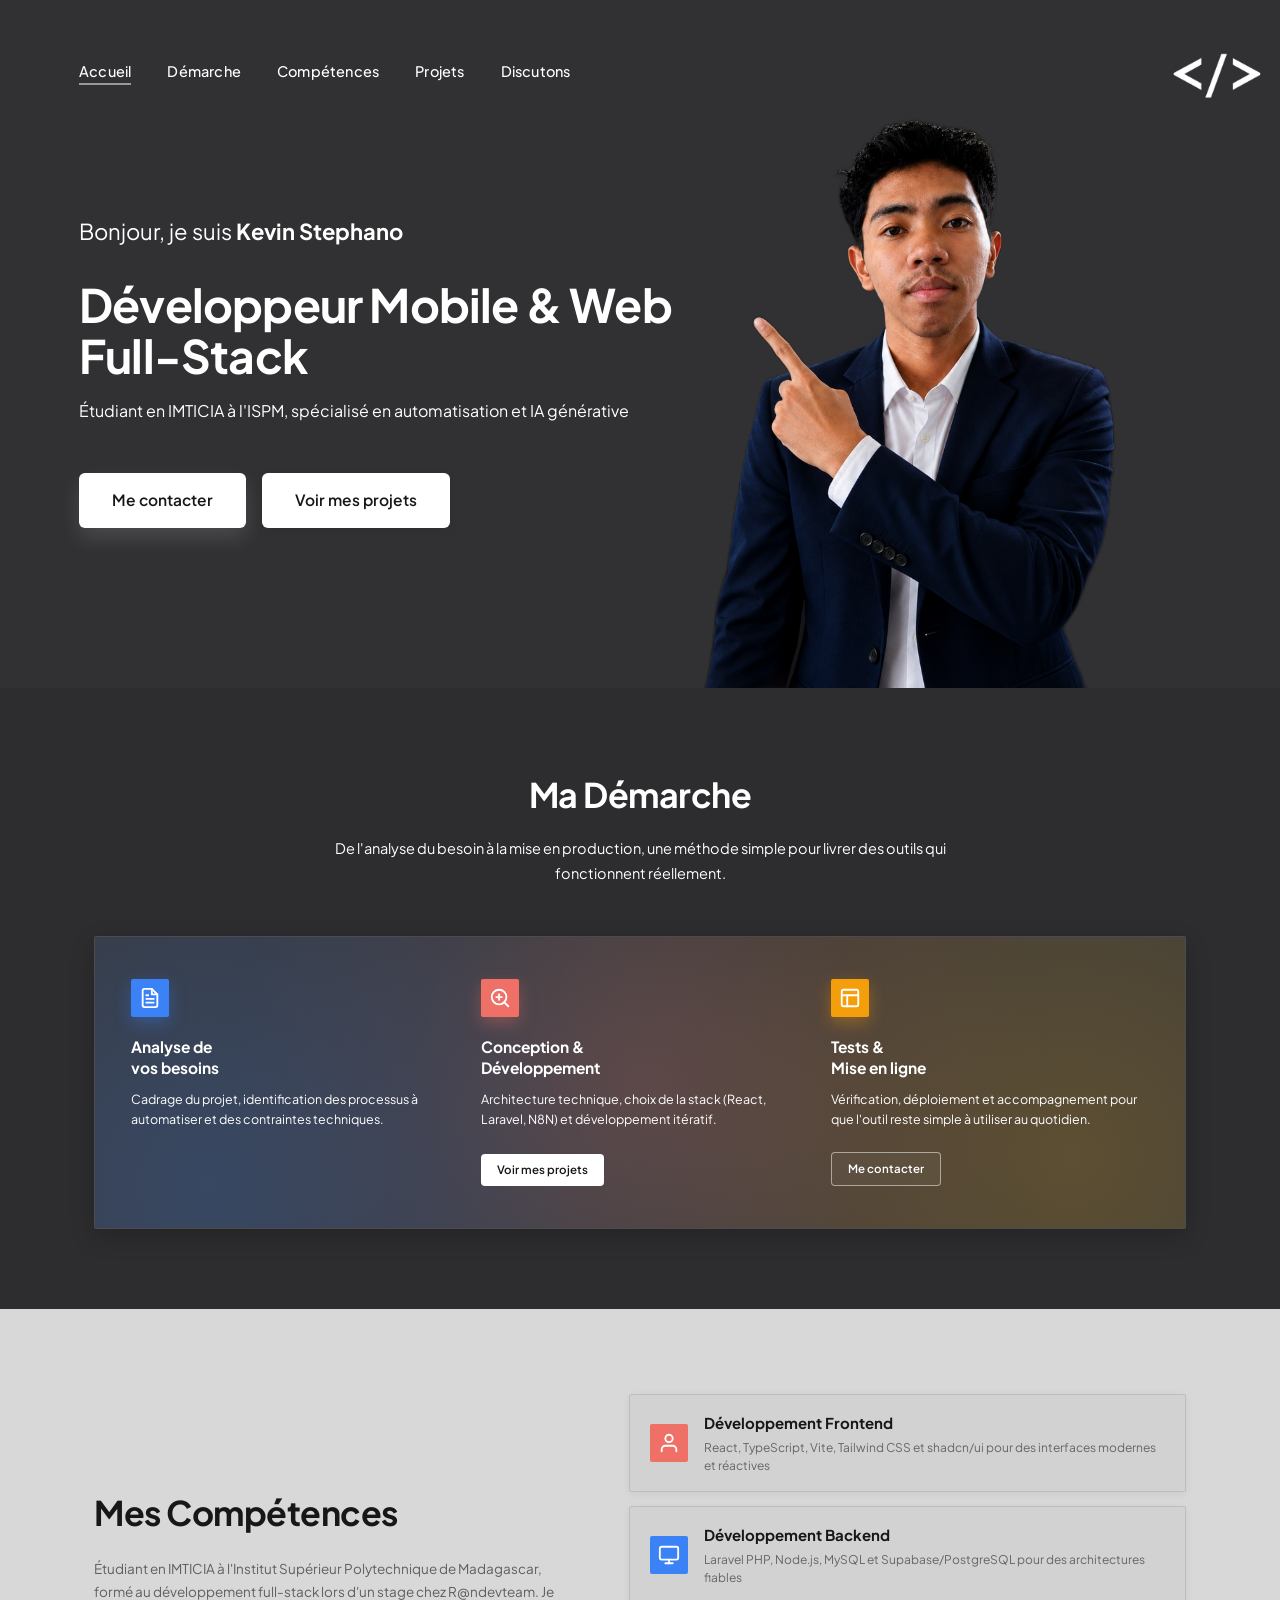
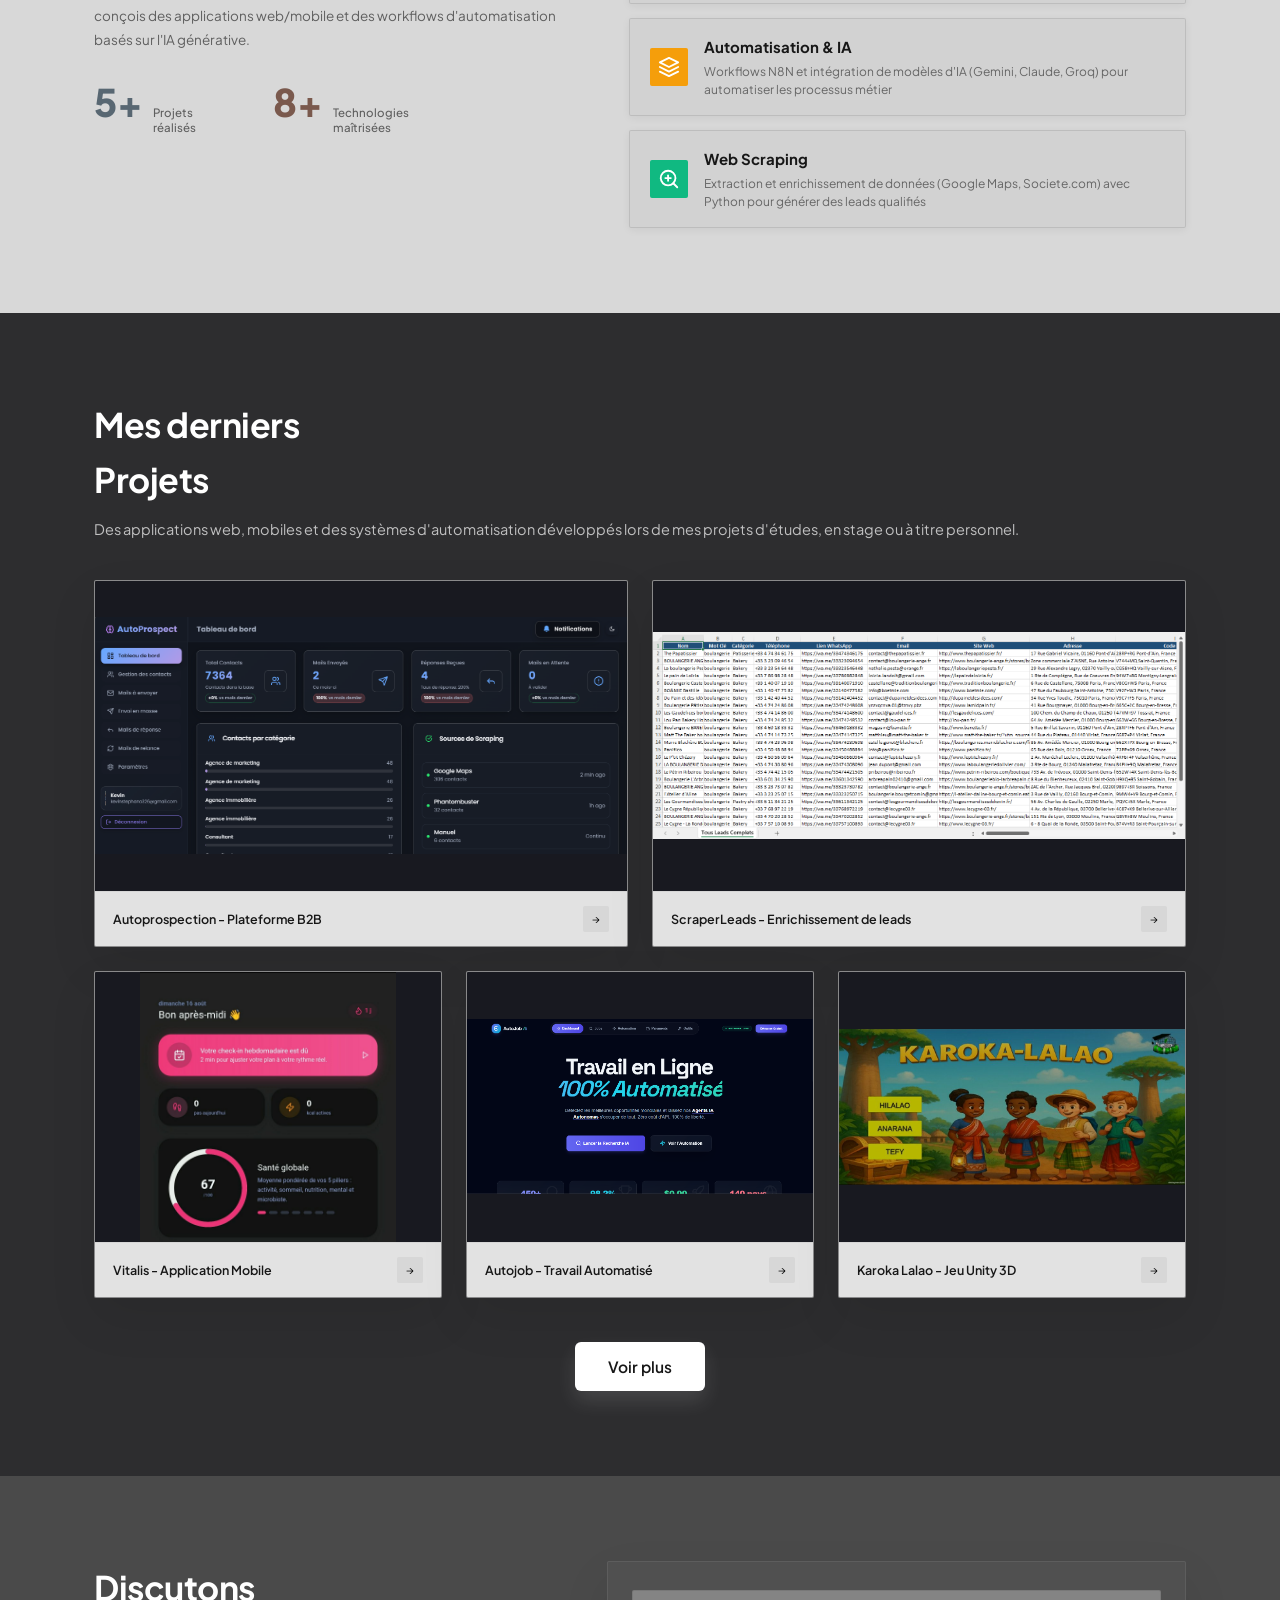
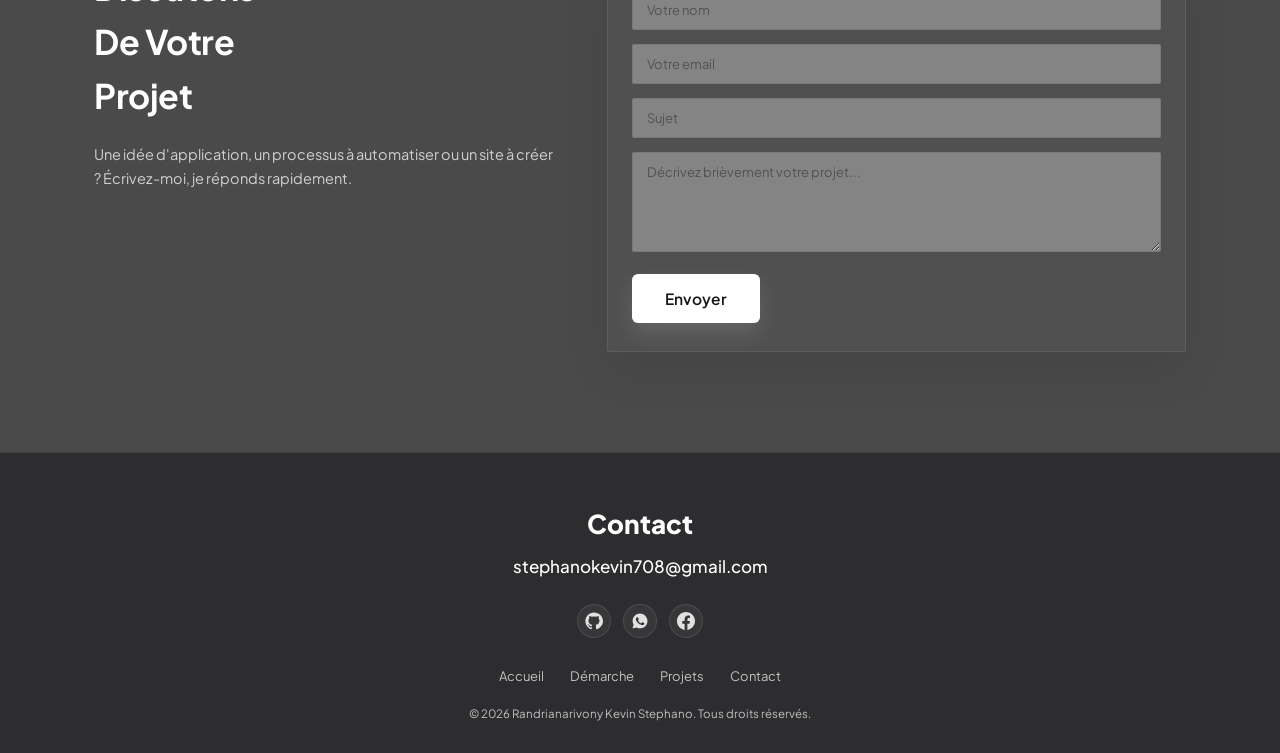
<file: index.html>
<!DOCTYPE html>
<html lang="en">

<head>
  <meta charset="UTF-8">
  <meta name="viewport" content="width=device-width, initial-scale=1.0">
  <title>Randrianarivony Kevin Stephano - Développeur Full-Stack & Automatisation</title>
  <meta name="description"
    content="Portfolio de Randrianarivony Kevin Stephano, étudiant en IMTICIA à l'ISPM et développeur full-stack spécialisé en automatisation, IA générative et applications web/mobile.">
  <link rel="stylesheet" href="style.css">
</head>

<body>

  <!-- Hero Section -->
  <section class="hero" id="home">
    <div class="container">
      <header class="header">
        <nav class="nav">
          <a href="#home" class="nav-link active">Accueil</a>
          <a href="#services" class="nav-link">Démarche</a>
          <a href="#skills" class="nav-link">Compétences</a>
          <a href="#projects" class="nav-link">Projets</a>
          <a href="#contact" class="nav-link">Discutons</a>
        </nav>
        <img src="assets/code.png" alt="Code" class="header-logo">
      </header>

      <div class="hero-grid">
        <div class="hero-content">
          <p class="hero-greeting">Bonjour, je suis <strong>Kevin Stephano</strong></p>
          <h1 class="hero-title">
            <span>Développeur Mobile &amp; Web</span>
            <span>Full-Stack</span>
          </h1>
          <p class="hero-subtitle">Étudiant en IMTICIA à l'ISPM, spécialisé en automatisation et IA générative</p>
          <div class="hero-actions">
            <a href="#contact" class="btn btn-coral">Me contacter</a>
            <a href="#projects" class="btn btn-white">Voir mes projets</a>
          </div>
        </div>

        <div class="hero-visual">
          <div class="hero-image-wrapper">
            <img src="assets/hero_man_cutout.png" alt="Kevin Stephano, Développeur Full-Stack" class="hero-img">
          </div>
        </div>
      </div>
    </div>
  </section>

  <!-- How We Work Section -->
  <section class="section" id="services">
    <div class="container">
      <div class="section-header">
        <h2 class="section-title">Ma Démarche</h2>
        <p class="section-desc">De l'analyse du besoin à la mise en production, une méthode simple pour livrer des
          outils qui fonctionnent réellement.</p>
      </div>

      <div class="work-glass-panel">
        <!-- Card 1 -->
        <div class="work-card">
          <div class="icon-box icon-blue">
            <svg width="22" height="22" viewBox="0 0 24 24" fill="none" stroke="currentColor" stroke-width="2"
              stroke-linecap="round" stroke-linejoin="round">
              <path d="M14 2H6a2 2 0 0 0-2 2v16a2 2 0 0 0 2 2h12a2 2 0 0 0 2-2V8z"></path>
              <polyline points="14 2 14 8 20 8"></polyline>
              <line x1="16" y1="13" x2="8" y2="13"></line>
              <line x1="16" y1="17" x2="8" y2="17"></line>
              <polyline points="10 9 9 9 8 9"></polyline>
            </svg>
          </div>
          <h3 class="work-card-title">Analyse de<br>vos besoins</h3>
          <p class="work-card-desc">Cadrage du projet, identification des processus à automatiser et des contraintes
            techniques.</p>
        </div>

        <!-- Card 2 -->
        <div class="work-card">
          <div class="icon-box icon-coral">
            <svg width="22" height="22" viewBox="0 0 24 24" fill="none" stroke="currentColor" stroke-width="2"
              stroke-linecap="round" stroke-linejoin="round">
              <circle cx="11" cy="11" r="8"></circle>
              <line x1="21" y1="21" x2="16.65" y2="16.65"></line>
              <line x1="11" y1="8" x2="11" y2="14"></line>
              <line x1="8" y1="11" x2="14" y2="11"></line>
            </svg>
          </div>
          <h3 class="work-card-title">Conception &<br>Développement</h3>
          <p class="work-card-desc">Architecture technique, choix de la stack (React, Laravel, N8N) et développement
            itératif.</p>
          <a href="#projects" class="btn btn-sm-coral">Voir mes projets</a>
        </div>

        <!-- Card 3 -->
        <div class="work-card">
          <div class="icon-box icon-yellow">
            <svg width="22" height="22" viewBox="0 0 24 24" fill="none" stroke="currentColor" stroke-width="2"
              stroke-linecap="round" stroke-linejoin="round">
              <rect x="3" y="3" width="18" height="18" rx="2" ry="2"></rect>
              <line x1="3" y1="9" x2="21" y2="9"></line>
              <line x1="9" y1="21" x2="9" y2="9"></line>
            </svg>
          </div>
          <h3 class="work-card-title">Tests &<br>Mise en ligne</h3>
          <p class="work-card-desc">Vérification, déploiement et accompagnement pour que l'outil reste simple à utiliser
            au quotidien.</p>
          <a href="#contact" class="btn btn-outline-glass">Me contacter</a>
        </div>
      </div>
    </div>
  </section>

  <!-- My Skills Section -->
  <section class="section" id="skills">
    <div class="container">
      <div class="skills-grid">
        <div class="skills-info">
          <h2 class="section-title">Mes Compétences</h2>
          <p class="skills-desc">Étudiant en IMTICIA à l'Institut Supérieur Polytechnique de Madagascar, formé au
            développement full-stack lors d'un stage chez R@ndevteam. Je conçois des applications web/mobile et des
            workflows d'automatisation basés sur l'IA générative.</p>
          <div class="skills-stats">
            <div class="stat-item">
              <span class="stat-num stat-blue">5+</span>
              <span class="stat-label">Projets réalisés</span>
            </div>
            <div class="stat-item">
              <span class="stat-num stat-coral">8+</span>
              <span class="stat-label">Technologies maîtrisées</span>
            </div>
          </div>
        </div>

        <div class="skills-cards-list">
          <!-- Skill Card 1 -->
          <div class="skill-card">
            <div class="icon-box icon-coral" style="margin-bottom: 0; flex-shrink: 0;">
              <svg width="22" height="22" viewBox="0 0 24 24" fill="none" stroke="currentColor" stroke-width="2"
                stroke-linecap="round" stroke-linejoin="round">
                <path d="M20 21v-2a4 4 0 0 0-4-4H8a4 4 0 0 0-4 4v2"></path>
                <circle cx="12" cy="7" r="4"></circle>
              </svg>
            </div>
            <div class="skill-card-body">
              <h4>Développement Frontend</h4>
              <p>React, TypeScript, Vite, Tailwind CSS et shadcn/ui pour des interfaces modernes et réactives</p>
            </div>
          </div>

          <!-- Skill Card 2 -->
          <div class="skill-card">
            <div class="icon-box icon-blue" style="margin-bottom: 0; flex-shrink: 0;">
              <svg width="22" height="22" viewBox="0 0 24 24" fill="none" stroke="currentColor" stroke-width="2"
                stroke-linecap="round" stroke-linejoin="round">
                <rect x="2" y="3" width="20" height="14" rx="2" ry="2"></rect>
                <line x1="8" y1="21" x2="16" y2="21"></line>
                <line x1="12" y1="17" x2="12" y2="21"></line>
              </svg>
            </div>
            <div class="skill-card-body">
              <h4>Développement Backend</h4>
              <p>Laravel PHP, Node.js, MySQL et Supabase/PostgreSQL pour des architectures fiables</p>
            </div>
          </div>

          <!-- Skill Card 3 -->
          <div class="skill-card">
            <div class="icon-box icon-yellow" style="margin-bottom: 0; flex-shrink: 0;">
              <svg width="22" height="22" viewBox="0 0 24 24" fill="none" stroke="currentColor" stroke-width="2"
                stroke-linecap="round" stroke-linejoin="round">
                <polygon points="12 2 2 7 12 12 22 7 12 2"></polygon>
                <polyline points="2 17 12 22 22 17"></polyline>
                <polyline points="2 12 12 17 22 12"></polyline>
              </svg>
            </div>
            <div class="skill-card-body">
              <h4>Automatisation & IA</h4>
              <p>Workflows N8N et intégration de modèles d'IA (Gemini, Claude, Groq) pour automatiser les processus
                métier</p>
            </div>
          </div>

          <!-- Skill Card 4 -->
          <div class="skill-card">
            <div class="icon-box icon-green" style="margin-bottom: 0; flex-shrink: 0;">
              <svg width="22" height="22" viewBox="0 0 24 24" fill="none" stroke="currentColor" stroke-width="2"
                stroke-linecap="round" stroke-linejoin="round">
                <circle cx="11" cy="11" r="8"></circle>
                <line x1="21" y1="21" x2="16.65" y2="16.65"></line>
                <line x1="11" y1="8" x2="11" y2="14"></line>
                <line x1="8" y1="11" x2="14" y2="11"></line>
              </svg>
            </div>
            <div class="skill-card-body">
              <h4>Web Scraping</h4>
              <p>Extraction et enrichissement de données (Google Maps, Societe.com) avec Python pour générer des leads
                qualifiés</p>
            </div>
          </div>
        </div>
      </div>
    </div>
  </section>

  <!-- Latest Projects Section -->
  <section class="section" id="projects">
    <div class="container">
      <div class="projects-header-wrapper">
        <div class="projects-header-text">
          <h2 class="section-title">Mes derniers<br>Projets</h2>
          <p class="section-desc">Des applications web, mobiles et des systèmes d'automatisation développés lors de mes projets d'études, en stage ou à titre personnel.</p>
        </div>

      </div>

      <div class="projects-grid">
        <!-- Project 1 (Featured) -->
        <a class="project-card card-featured" href="projet-autoprospection.html" data-category="web">
          <div class="project-preview">
            <div class="project-ui-mockup">
              <img src="assets/autoprospection.png" alt="Autoprospection - Plateforme B2B" class="project-img">
            </div>
          </div>
          <div class="project-meta">
            <span class="project-title-date">Autoprospection - Plateforme B2B</span>
            <div class="project-arrow">&#8594;</div>
          </div>
        </a>

        <!-- Project 2 (Featured) -->
        <a class="project-card card-featured" href="projet-scraperleads.html" data-category="automation">
          <div class="project-preview">
            <div class="project-ui-mockup">
              <img src="assets/leads.png" alt="ScraperLeads - Enrichissement de leads" class="project-img">
            </div>
          </div>
          <div class="project-meta">
            <span class="project-title-date">ScraperLeads - Enrichissement de leads</span>
            <div class="project-arrow">&#8594;</div>
          </div>
        </a>

        <!-- Project 3 (Regular) -->
        <a class="project-card card-regular" href="projet-vitalis.html" data-category="mobile">
          <div class="project-preview">
            <div class="project-ui-mockup">
              <img src="assets/vitalis.jpeg" alt="Vitalis - Application Mobile" class="project-img">
            </div>
          </div>
          <div class="project-meta">
            <span class="project-title-date"> Vitalis - Application Mobile</span>
            <div class="project-arrow">&#8594;</div>
          </div>
        </a>

        <!-- Project 4 (Regular) -->
        <a class="project-card card-regular" href="projet-autojob.html" data-category="automation">
          <div class="project-preview">
            <div class="project-ui-mockup">
              <img src="assets/autojob.png" alt="Autojob - Travail Automatisé" class="project-img">
            </div>
          </div>
          <div class="project-meta">
            <span class="project-title-date">Autojob - Travail Automatisé</span>
            <div class="project-arrow">&#8594;</div>
          </div>
        </a>

        <!-- Project 5 (Regular) -->
        <a class="project-card card-regular" href="projet-karoka.html" data-category="game">
          <div class="project-preview">
            <div class="project-ui-mockup">
              <img src="assets/karoka.jpeg" alt="Karoka Lalao - Jeu Unity 3D" class="project-img">
            </div>
          </div>
          <div class="project-meta">
            <span class="project-title-date">Karoka Lalao - Jeu Unity 3D</span>
            <div class="project-arrow">&#8594;</div>
          </div>
        </a>
      </div>

      <div class="projects-footer">
        <button class="btn btn-coral" id="loadMoreBtn">Voir plus</button>
      </div>
    </div>
  </section>

  <!-- Let's Talk About Your Project Section -->
  <section class="contact-section" id="contact">
    <div class="container">
      <div class="contact-grid">
        <div class="contact-info">
          <h2 class="section-title">Discutons<br>De Votre<br>Projet</h2>
          <p class="contact-desc">Une idée d'application, un processus à automatiser ou un site à créer ? Écrivez-moi,
            je réponds rapidement.</p>
        </div>

        <div class="contact-form-glass">
          <form id="contactForm" action="https://formsubmit.co/stephanokevin708@gmail.com" method="POST">
            <div class="form-group">
              <input type="text" class="form-input" name="name" placeholder="Votre nom" required>
            </div>
            <div class="form-group">
              <input type="email" class="form-input" name="email" placeholder="Votre email" required>
            </div>
            <div class="form-group">
              <input type="text" class="form-input" name="subject" placeholder="Sujet">
            </div>
            <div class="form-group">
              <textarea class="form-textarea" name="message" placeholder="Décrivez brièvement votre projet..." required></textarea>
            </div>
            <input type="hidden" name="_captcha" value="false">
            <input type="hidden" name="_next" value="https://stephanokevin708.com/index.html">
            <div class="form-submit-row">
              <button type="submit" class="btn btn-coral">Envoyer</button>
            </div>
          </form>
        </div>
      </div>
    </div>
  </section>

  <!-- Footer -->
  <footer class="footer">
    <div class="container">
      <h2 class="footer-contact-title">Contact</h2>
      <a href="mailto:stephanokevin708@gmail.com" class="footer-email">stephanokevin708@gmail.com</a>

      <div class="footer-socials">
        <!-- GitHub -->
        <a href="https://github.com/Kevin-stephano" target="_blank" rel="noopener" class="social-circle" title="GitHub">
          <svg width="18" height="18" viewBox="0 0 24 24" fill="currentColor">
            <path
              d="M12 .5C5.73.5.5 5.73.5 12c0 5.09 3.29 9.4 7.86 10.93.58.1.79-.25.79-.56 0-.28-.01-1.02-.02-2-3.2.7-3.88-1.54-3.88-1.54-.52-1.33-1.28-1.68-1.28-1.68-1.04-.71.08-.7.08-.7 1.15.08 1.76 1.18 1.76 1.18 1.03 1.75 2.69 1.25 3.34.96.1-.75.4-1.25.73-1.54-2.55-.29-5.24-1.28-5.24-5.68 0-1.25.45-2.28 1.18-3.08-.12-.29-.51-1.46.11-3.04 0 0 .96-.31 3.15 1.18a10.9 10.9 0 0 1 5.73 0c2.19-1.49 3.15-1.18 3.15-1.18.62 1.58.23 2.75.11 3.04.73.8 1.18 1.83 1.18 3.08 0 4.41-2.69 5.38-5.25 5.67.42.36.78 1.08.78 2.18 0 1.58-.01 2.85-.01 3.24 0 .31.21.67.8.56C20.71 21.39 24 17.08 24 12c0-6.27-5.23-11.5-12-11.5z" />
          </svg>
        </a>

        <!-- WhatsApp -->
        <a href="https://wa.me/261343826279" target="_blank" rel="noopener" class="social-circle" title="WhatsApp">
          <svg width="18" height="18" viewBox="0 0 24 24" fill="currentColor">
            <path
              d="M12.04 2C6.58 2 2.13 6.45 2.13 11.91c0 1.75.46 3.45 1.32 4.95L2.05 22l5.28-1.38a9.9 9.9 0 0 0 4.71 1.2h.01c5.46 0 9.9-4.45 9.9-9.91 0-2.65-1.03-5.14-2.9-7.01A9.82 9.82 0 0 0 12.04 2zm5.79 14.1c-.24.68-1.4 1.3-1.94 1.38-.5.08-1.12.11-1.81-.11a16.5 16.5 0 0 1-1.6-.59c-2.82-1.22-4.66-4.05-4.8-4.24-.14-.19-1.15-1.53-1.15-2.92 0-1.38.72-2.06.98-2.34.26-.28.56-.35.75-.35h.53c.17 0 .4-.06.62.48.24.58.81 2 .88 2.15.07.15.12.32.02.51-.09.19-.14.31-.28.47-.14.16-.29.36-.42.48-.14.13-.28.28-.12.55.16.28.72 1.19 1.55 1.93 1.06.95 1.96 1.24 2.24 1.38.28.14.44.12.6-.07.16-.19.68-.79.87-1.06.19-.28.38-.23.63-.14.26.09 1.65.78 1.93.92.28.14.47.21.53.33.07.13.07.72-.17 1.4z" />
          </svg>
        </a>

        <!-- Facebook -->
        <a href="https://www.facebook.com/kevinstephano.randrianarivony" target="_blank" rel="noopener" class="social-circle" title="Facebook">
          <svg width="18" height="18" viewBox="0 0 24 24" fill="currentColor">
            <path
              d="M24 12.073c0-6.627-5.373-12-12-12s-12 5.373-12 12c0 5.99 4.388 10.954 10.125 11.854v-8.385H7.078v-3.47h3.047V9.43c0-3.007 1.792-4.669 4.533-4.669 1.312 0 2.686.235 2.686.235v2.953H15.83c-1.491 0-1.956.925-1.956 1.874v2.25h3.328l-.532 3.47h-2.796v8.385C19.612 23.027 24 18.062 24 12.073z" />
          </svg>
        </a>
      </div>

      <nav class="footer-nav">
        <a href="#home">Accueil</a>
        <a href="#services">Démarche</a>
        <a href="#projects">Projets</a>
        <a href="#contact">Contact</a>
      </nav>

      <p class="footer-copy">&copy; 2026 Randrianarivony Kevin Stephano. Tous droits réservés.</p>
    </div>
  </footer>

  <script src="script.js"></script>
</body>

</html>
</file>
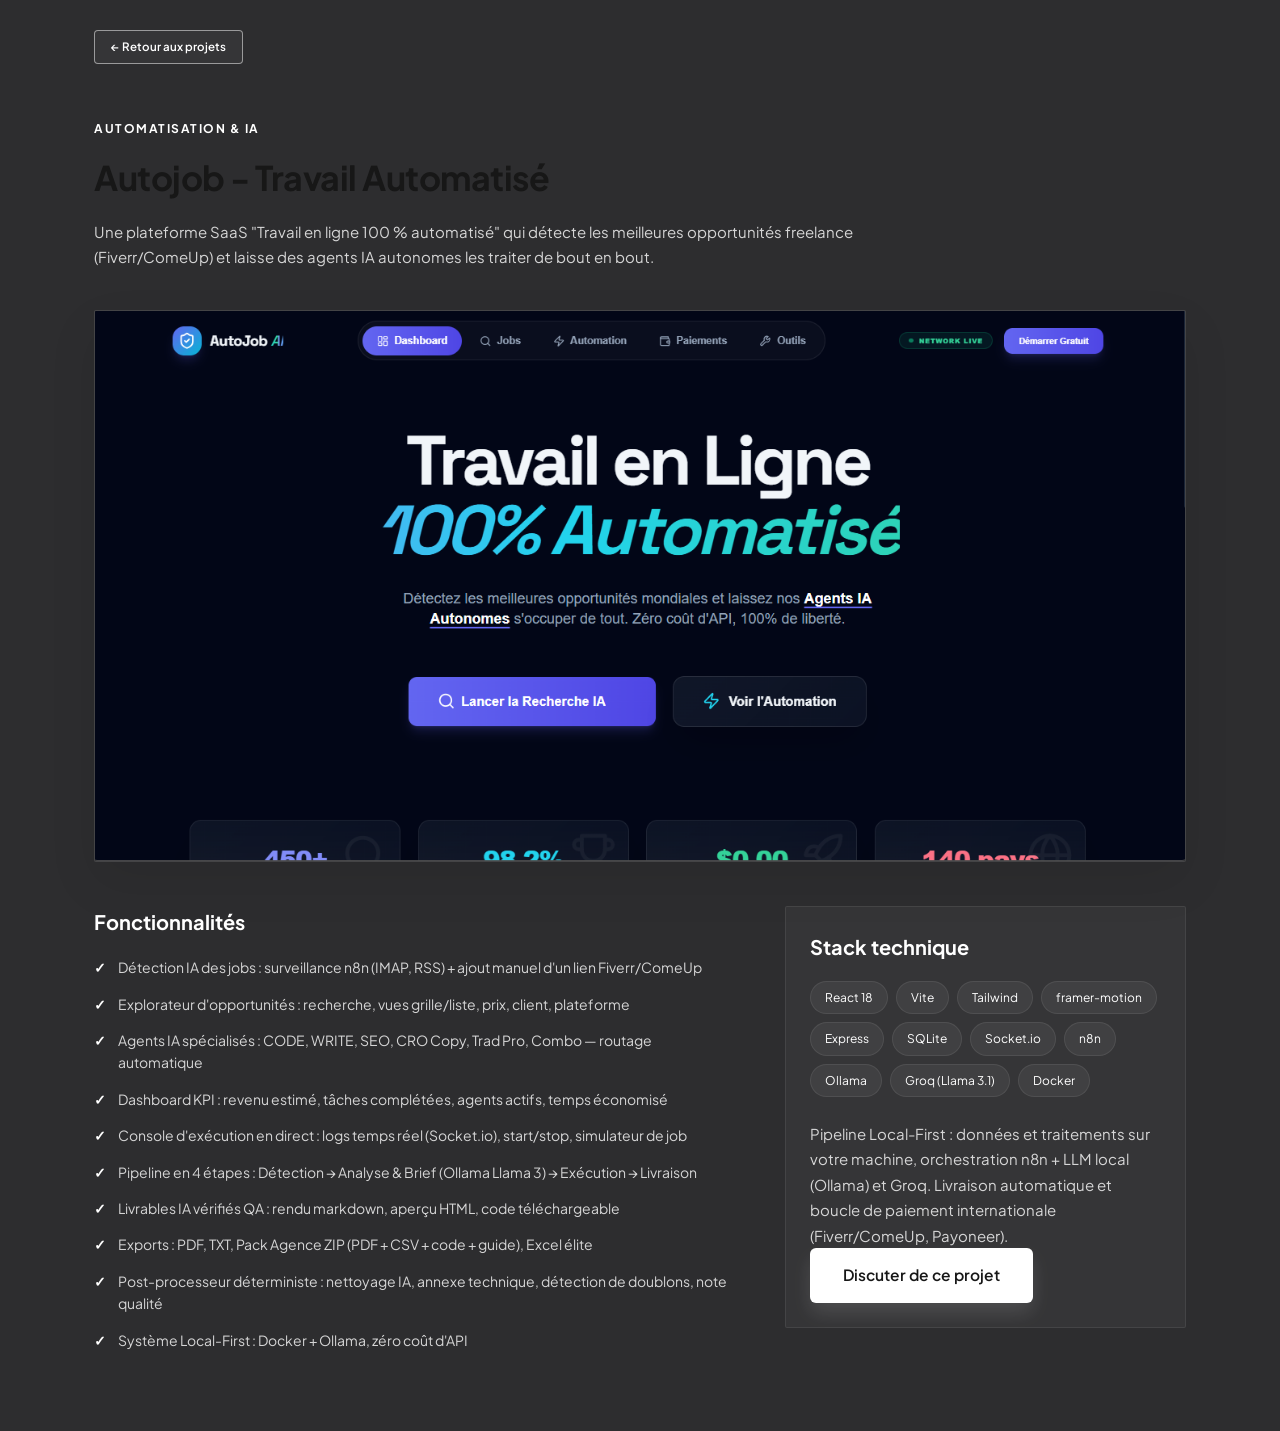
<file: projet-autojob.html>
<!DOCTYPE html>
<html lang="fr">

<head>
  <meta charset="UTF-8">
  <meta name="viewport" content="width=device-width, initial-scale=1.0">
  <title>Autojob - Travail Automatisé | Kevin Stephano</title>
  <link rel="stylesheet" href="style.css">
</head>

<body class="page-project">

  <header class="header">
    <div class="container nav">
      <a href="index.html" class="btn btn-outline-glass">&#8592; Retour aux projets</a>
    </div>
  </header>

  <section class="project-page">
    <div class="container">
      <div class="project-page-header">
        <span class="project-tag">Automatisation & IA</span>
        <h1 class="section-title">Autojob - Travail Automatisé</h1>
        <p class="project-page-desc">Une plateforme SaaS "Travail en ligne 100 % automatisé" qui détecte les meilleures
          opportunités freelance (Fiverr/ComeUp) et laisse des agents IA autonomes les traiter de bout en bout.</p>
      </div>

      <div class="project-page-hero">
        <img src="assets/autojob.png" alt="Autojob - Travail Automatisé">
      </div>

      <div class="project-page-body">
        <div class="project-features">
          <h2 class="project-page-h2">Fonctionnalités</h2>
          <ul class="feature-list">
            <li>Détection IA des jobs : surveillance n8n (IMAP, RSS) + ajout manuel d'un lien Fiverr/ComeUp</li>
            <li>Explorateur d'opportunités : recherche, vues grille/liste, prix, client, plateforme</li>
            <li>Agents IA spécialisés : CODE, WRITE, SEO, CRO Copy, Trad Pro, Combo — routage automatique</li>
            <li>Dashboard KPI : revenu estimé, tâches complétées, agents actifs, temps économisé</li>
            <li>Console d'exécution en direct : logs temps réel (Socket.io), start/stop, simulateur de job</li>
            <li>Pipeline en 4 étapes : Détection &rarr; Analyse &amp; Brief (Ollama Llama 3) &rarr; Exécution &rarr; Livraison</li>
            <li>Livrables IA vérifiés QA : rendu markdown, aperçu HTML, code téléchargeable</li>
            <li>Exports : PDF, TXT, Pack Agence ZIP (PDF + CSV + code + guide), Excel élite</li>
            <li>Post-processeur déterministe : nettoyage IA, annexe technique, détection de doublons, note qualité</li>
            <li>Système Local-First : Docker + Ollama, zéro coût d'API</li>
          </ul>
        </div>

        <aside class="project-sidebar">
          <h2 class="project-page-h2">Stack technique</h2>
          <div class="tech-chips">
            <span class="tech-chip">React 18</span>
            <span class="tech-chip">Vite</span>
            <span class="tech-chip">Tailwind</span>
            <span class="tech-chip">framer-motion</span>
            <span class="tech-chip">Express</span>
            <span class="tech-chip">SQLite</span>
            <span class="tech-chip">Socket.io</span>
            <span class="tech-chip">n8n</span>
            <span class="tech-chip">Ollama</span>
            <span class="tech-chip">Groq (Llama 3.1)</span>
            <span class="tech-chip">Docker</span>
          </div>
          <p class="project-page-desc">Pipeline Local-First : données et traitements sur votre machine, orchestration n8n
            + LLM local (Ollama) et Groq. Livraison automatique et boucle de paiement internationale (Fiverr/ComeUp,
            Payoneer).</p>
          <a href="index.html#contact" class="btn btn-coral">Discuter de ce projet</a>
        </aside>
      </div>
    </div>
  </section>

</body>

</html>
</file>
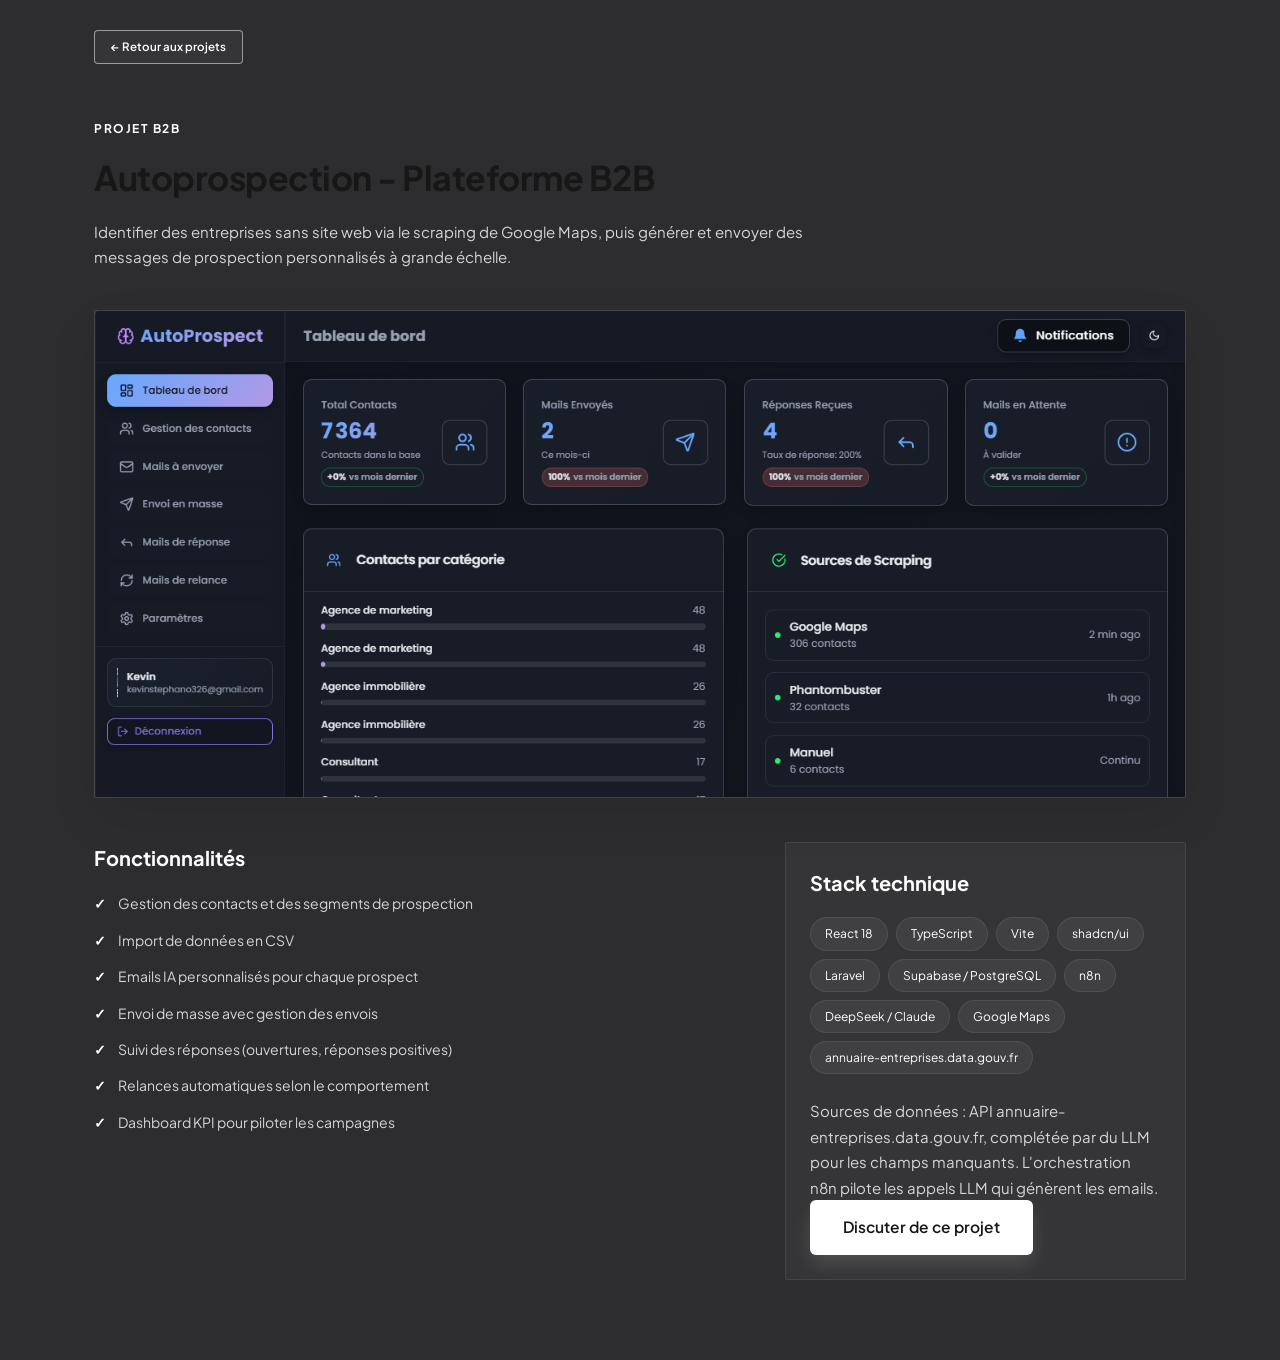
<file: projet-autoprospection.html>
<!DOCTYPE html>
<html lang="fr">

<head>
  <meta charset="UTF-8">
  <meta name="viewport" content="width=device-width, initial-scale=1.0">
  <title>Autoprospection - Plateforme B2B | Kevin Stephano</title>
  <link rel="stylesheet" href="style.css">
</head>

<body class="page-project">

  <header class="header">
    <div class="container nav">
      <a href="index.html" class="btn btn-outline-glass">&#8592; Retour aux projets</a>
    </div>
  </header>

  <section class="project-page">
    <div class="container">
      <div class="project-page-header">
        <span class="project-tag">Projet B2B</span>
        <h1 class="section-title">Autoprospection - Plateforme B2B</h1>
        <p class="project-page-desc">Identifier des entreprises sans site web via le scraping de Google Maps, puis
          générer et envoyer des messages de prospection personnalisés à grande échelle.</p>
      </div>

      <div class="project-page-hero">
        <img src="assets/autoprospection.png" alt="Autoprospection - Plateforme B2B">
      </div>

      <div class="project-page-body">
        <div class="project-features">
          <h2 class="project-page-h2">Fonctionnalités</h2>
          <ul class="feature-list">
            <li>Gestion des contacts et des segments de prospection</li>
            <li>Import de données en CSV</li>
            <li>Emails IA personnalisés pour chaque prospect</li>
            <li>Envoi de masse avec gestion des envois</li>
            <li>Suivi des réponses (ouvertures, réponses positives)</li>
            <li>Relances automatiques selon le comportement</li>
            <li>Dashboard KPI pour piloter les campagnes</li>
          </ul>
        </div>

        <aside class="project-sidebar">
          <h2 class="project-page-h2">Stack technique</h2>
          <div class="tech-chips">
            <span class="tech-chip">React 18</span>
            <span class="tech-chip">TypeScript</span>
            <span class="tech-chip">Vite</span>
            <span class="tech-chip">shadcn/ui</span>
            <span class="tech-chip">Laravel</span>
            <span class="tech-chip">Supabase / PostgreSQL</span>
            <span class="tech-chip">n8n</span>
            <span class="tech-chip">DeepSeek / Claude</span>
            <span class="tech-chip">Google Maps</span>
            <span class="tech-chip">annuaire-entreprises.data.gouv.fr</span>
          </div>
          <p class="project-page-desc">Sources de données : API annuaire-entreprises.data.gouv.fr, complétée par du LLM
            pour les champs manquants. L'orchestration n8n pilote les appels LLM qui génèrent les emails.</p>
          <a href="index.html#contact" class="btn btn-coral">Discuter de ce projet</a>
        </aside>
      </div>
    </div>
  </section>

</body>

</html>
</file>
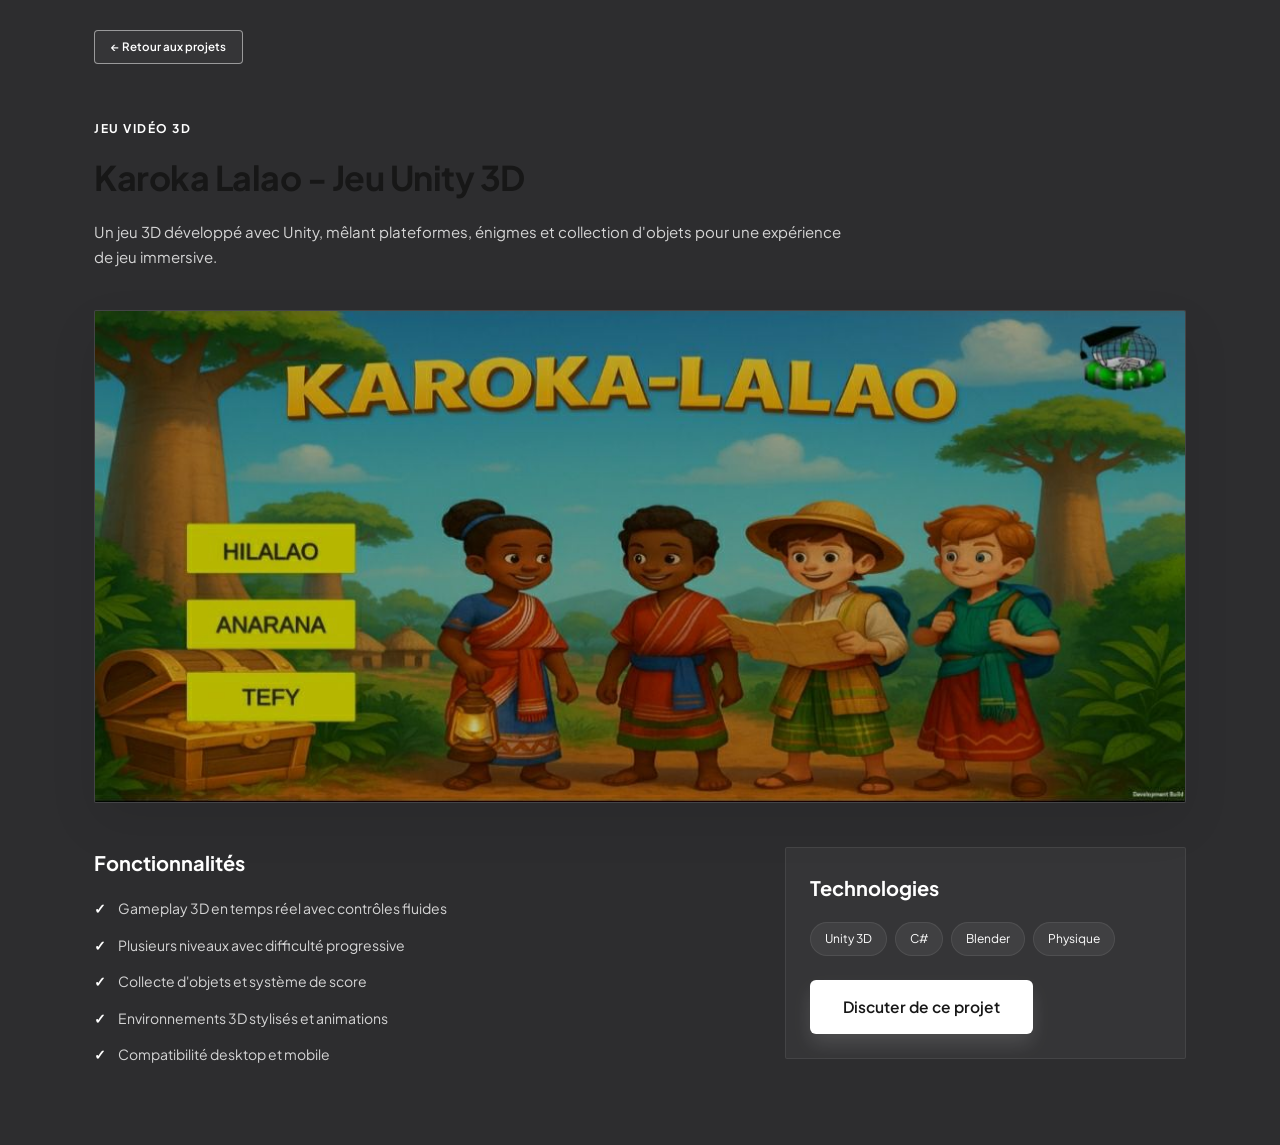
<file: projet-karoka.html>
<!DOCTYPE html>
<html lang="fr">

<head>
  <meta charset="UTF-8">
  <meta name="viewport" content="width=device-width, initial-scale=1.0">
  <title>Karoka Lalao - Jeu Unity 3D | Kevin Stephano</title>
  <link rel="stylesheet" href="style.css">
</head>

<body class="page-project">

  <header class="header">
    <div class="container nav">
      <a href="index.html" class="btn btn-outline-glass">&#8592; Retour aux projets</a>
    </div>
  </header>

  <section class="project-page">
    <div class="container">
      <div class="project-page-header">
        <span class="project-tag">Jeu vidéo 3D</span>
        <h1 class="section-title">Karoka Lalao - Jeu Unity 3D</h1>
        <p class="project-page-desc">Un jeu 3D développé avec Unity, mêlant plateformes, énigmes et collection
          d'objets pour une expérience de jeu immersive.</p>
      </div>

      <div class="project-page-hero">
        <img src="assets/karoka.jpeg" alt="Karoka Lalao - Jeu Unity 3D">
      </div>

      <div class="project-page-body">
        <div class="project-features">
          <h2 class="project-page-h2">Fonctionnalités</h2>
          <ul class="feature-list">
            <li>Gameplay 3D en temps réel avec contrôles fluides</li>
            <li>Plusieurs niveaux avec difficulté progressive</li>
            <li>Collecte d'objets et système de score</li>
            <li>Environnements 3D stylisés et animations</li>
            <li>Compatibilité desktop et mobile</li>
          </ul>
        </div>

        <aside class="project-sidebar">
          <h2 class="project-page-h2">Technologies</h2>
          <div class="tech-chips">
            <span class="tech-chip">Unity 3D</span>
            <span class="tech-chip">C#</span>
            <span class="tech-chip">Blender</span>
            <span class="tech-chip">Physique</span>
          </div>
          <a href="index.html#contact" class="btn btn-coral">Discuter de ce projet</a>
        </aside>
      </div>
    </div>
  </section>

</body>

</html>
</file>
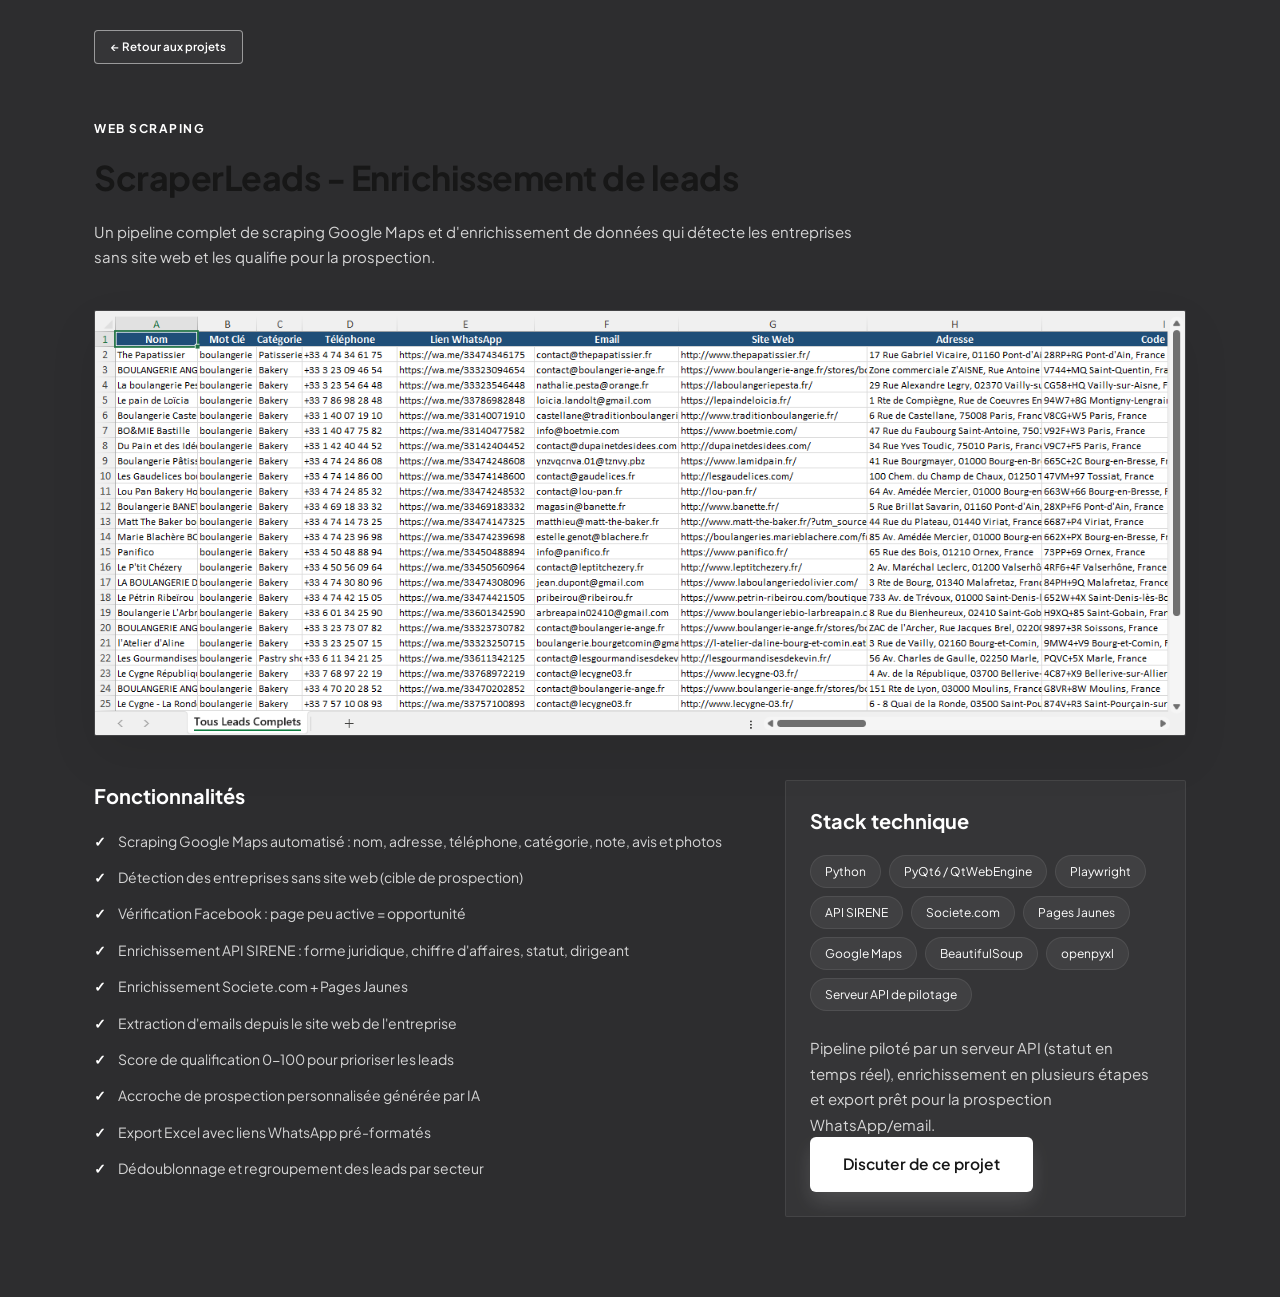
<file: projet-scraperleads.html>
<!DOCTYPE html>
<html lang="fr">

<head>
  <meta charset="UTF-8">
  <meta name="viewport" content="width=device-width, initial-scale=1.0">
  <title>ScraperLeads - Enrichissement de leads | Kevin Stephano</title>
  <link rel="stylesheet" href="style.css">
</head>

<body class="page-project">

  <header class="header">
    <div class="container nav">
      <a href="index.html" class="btn btn-outline-glass">&#8592; Retour aux projets</a>
    </div>
  </header>

  <section class="project-page">
    <div class="container">
      <div class="project-page-header">
        <span class="project-tag">Web Scraping</span>
        <h1 class="section-title">ScraperLeads - Enrichissement de leads</h1>
        <p class="project-page-desc">Un pipeline complet de scraping Google Maps et d'enrichissement de données qui
          détecte les entreprises sans site web et les qualifie pour la prospection.</p>
      </div>

      <div class="project-page-hero">
        <img src="assets/leads.png" alt="ScraperLeads - Enrichissement de leads">
      </div>

      <div class="project-page-body">
        <div class="project-features">
          <h2 class="project-page-h2">Fonctionnalités</h2>
          <ul class="feature-list">
            <li>Scraping Google Maps automatisé : nom, adresse, téléphone, catégorie, note, avis et photos</li>
            <li>Détection des entreprises sans site web (cible de prospection)</li>
            <li>Vérification Facebook : page peu active = opportunité</li>
            <li>Enrichissement API SIRENE : forme juridique, chiffre d'affaires, statut, dirigeant</li>
            <li>Enrichissement Societe.com + Pages Jaunes</li>
            <li>Extraction d'emails depuis le site web de l'entreprise</li>
            <li>Score de qualification 0-100 pour prioriser les leads</li>
            <li>Accroche de prospection personnalisée générée par IA</li>
            <li>Export Excel avec liens WhatsApp pré-formatés</li>
            <li>Dédoublonnage et regroupement des leads par secteur</li>
          </ul>
        </div>

        <aside class="project-sidebar">
          <h2 class="project-page-h2">Stack technique</h2>
          <div class="tech-chips">
            <span class="tech-chip">Python</span>
            <span class="tech-chip">PyQt6 / QtWebEngine</span>
            <span class="tech-chip">Playwright</span>
            <span class="tech-chip">API SIRENE</span>
            <span class="tech-chip">Societe.com</span>
            <span class="tech-chip">Pages Jaunes</span>
            <span class="tech-chip">Google Maps</span>
            <span class="tech-chip">BeautifulSoup</span>
            <span class="tech-chip">openpyxl</span>
            <span class="tech-chip">Serveur API de pilotage</span>
          </div>
          <p class="project-page-desc">Pipeline piloté par un serveur API (statut en temps réel), enrichissement en
            plusieurs étapes et export prêt pour la prospection WhatsApp/email.</p>
          <a href="index.html#contact" class="btn btn-coral">Discuter de ce projet</a>
        </aside>
      </div>
    </div>
  </section>

</body>

</html>
</file>
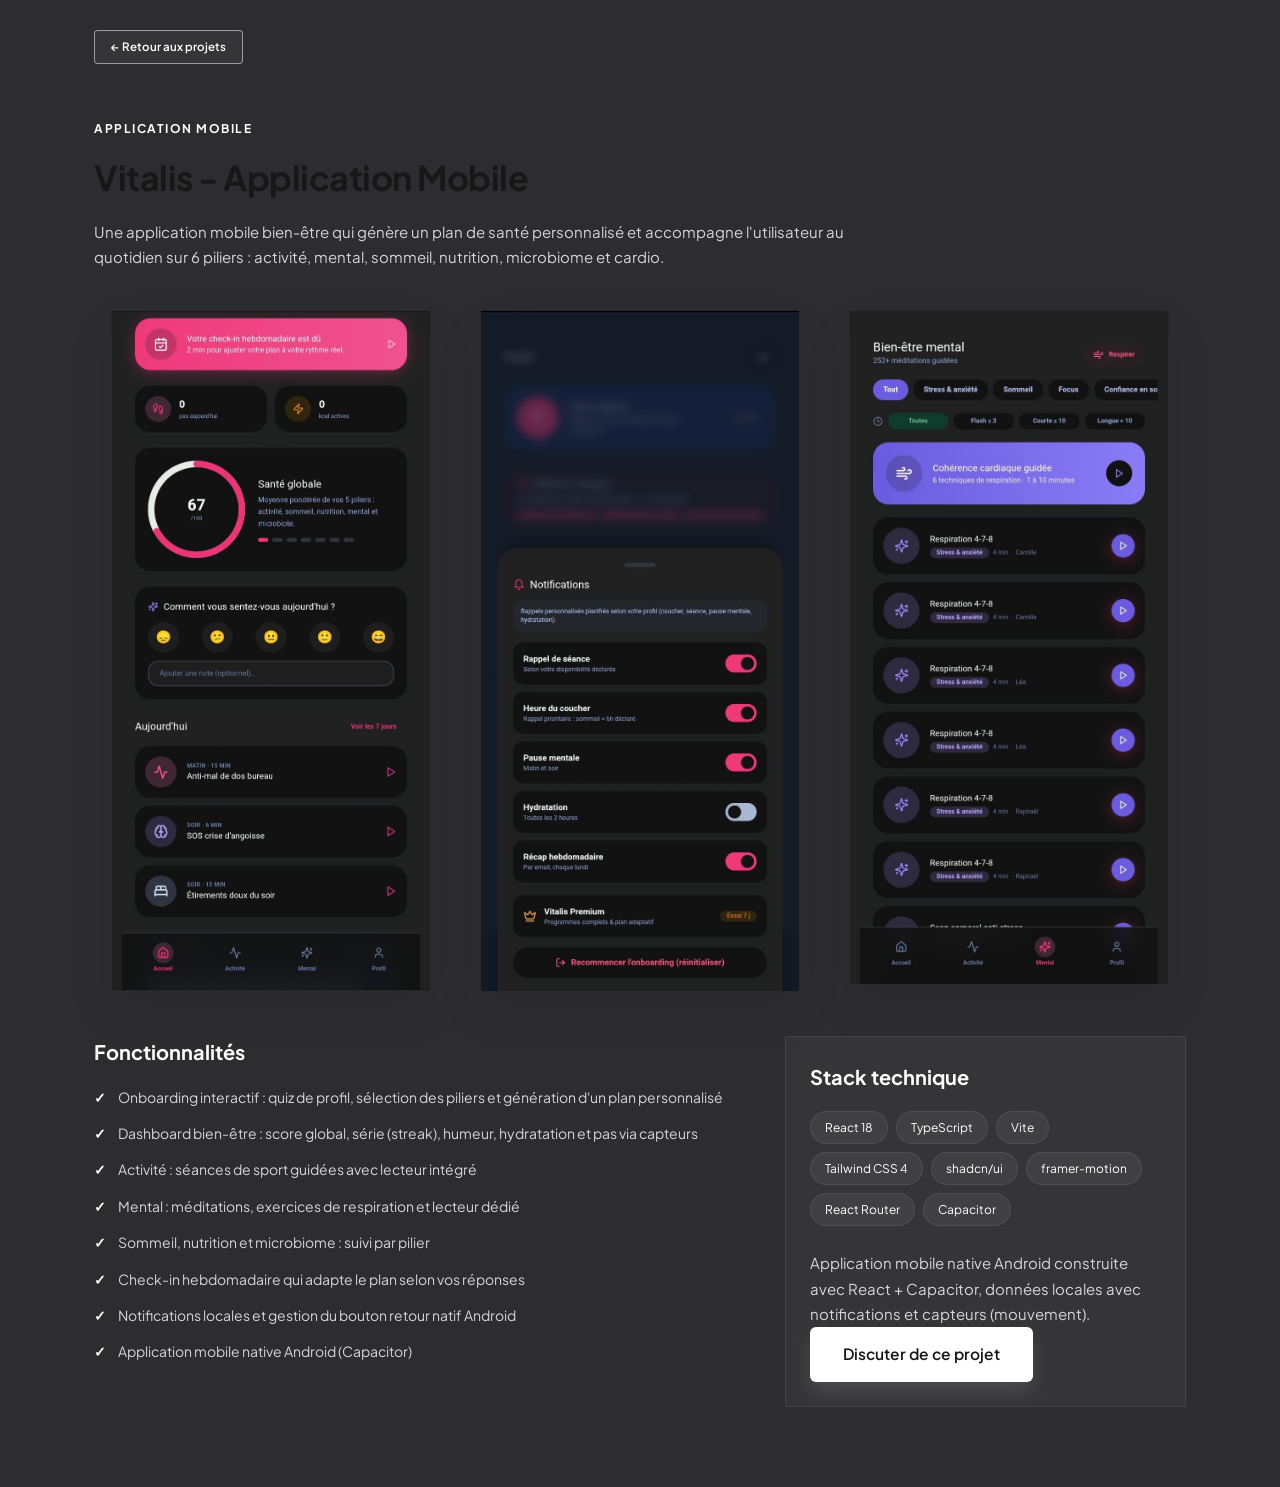
<file: projet-vitalis.html>
<!DOCTYPE html>
<html lang="fr">

<head>
  <meta charset="UTF-8">
  <meta name="viewport" content="width=device-width, initial-scale=1.0">
  <title>Vitalis - Application Mobile | Kevin Stephano</title>
  <link rel="stylesheet" href="style.css">
</head>

<body class="page-project">

  <header class="header">
    <div class="container nav">
      <a href="index.html" class="btn btn-outline-glass">&#8592; Retour aux projets</a>
    </div>
  </header>

  <section class="project-page">
    <div class="container">
      <div class="project-page-header">
        <span class="project-tag">Application Mobile</span>
        <h1 class="section-title">Vitalis - Application Mobile</h1>
        <p class="project-page-desc">Une application mobile bien-être qui génère un plan de santé personnalisé et
          accompagne l'utilisateur au quotidien sur 6 piliers : activité, mental, sommeil, nutrition, microbiome et
          cardio.</p>
      </div>

      <div class="project-gallery">
        <img src="assets/vitalis (2).jpeg" alt="Vitalis - Application Mobile">
        <img src="assets/vital.jpeg" alt="Vitalis - Application Mobile">
        <img src="assets/vitol.jpeg" alt="Vitalis - Application Mobile">
      </div>

      <div class="project-page-body">
        <div class="project-features">
          <h2 class="project-page-h2">Fonctionnalités</h2>
          <ul class="feature-list">
            <li>Onboarding interactif : quiz de profil, sélection des piliers et génération d'un plan personnalisé</li>
            <li>Dashboard bien-être : score global, série (streak), humeur, hydratation et pas via capteurs</li>
            <li>Activité : séances de sport guidées avec lecteur intégré</li>
            <li>Mental : méditations, exercices de respiration et lecteur dédié</li>
            <li>Sommeil, nutrition et microbiome : suivi par pilier</li>
            <li>Check-in hebdomadaire qui adapte le plan selon vos réponses</li>
            <li>Notifications locales et gestion du bouton retour natif Android</li>
            <li>Application mobile native Android (Capacitor)</li>
          </ul>
        </div>

        <aside class="project-sidebar">
          <h2 class="project-page-h2">Stack technique</h2>
          <div class="tech-chips">
            <span class="tech-chip">React 18</span>
            <span class="tech-chip">TypeScript</span>
            <span class="tech-chip">Vite</span>
            <span class="tech-chip">Tailwind CSS 4</span>
            <span class="tech-chip">shadcn/ui</span>
            <span class="tech-chip">framer-motion</span>
            <span class="tech-chip">React Router</span>
            <span class="tech-chip">Capacitor</span>
          </div>
          <p class="project-page-desc">Application mobile native Android construite avec React + Capacitor, données
            locales avec notifications et capteurs (mouvement).</p>
          <a href="index.html#contact" class="btn btn-coral">Discuter de ce projet</a>
        </aside>
      </div>
    </div>
  </section>

</body>

</html>
</file>
<file: style.css>
@import url('https://fonts.googleapis.com/css2?family=Plus+Jakarta+Sans:wght@300;400;500;600;700;800&display=swap');

:root {
  --bg-main: #c4c4c4;
  --bg-darker: #bdbdbd;
  --bg-card: rgba(255, 255, 255, 0.55);
  --bg-card-hover: rgba(255, 255, 255, 0.8);
  --text-main: #171717;
  --text-muted: #5f5f5f;
  --text-dim: #8b8b8b;
  --accent-coral: #7a594d;
  --accent-coral-hover: #5f433d;
  --accent-coral-gradient: linear-gradient(135deg, #7a594d 0%, #4d3a35 100%);
  --accent-blue: #586772;
  --accent-yellow: #7a6854;
  --accent-green: #4d5d52;
  --glass-bg: rgba(255, 255, 255, 0.5);
  --glass-border: rgba(17, 17, 17, 0.09);
  --glass-border-light: rgba(17, 17, 17, 0.12);
  --glass-shadow: 0 20px 50px rgba(17, 17, 17, 0.08);
  --font-family: 'Plus Jakarta Sans', -apple-system, BlinkMacSystemFont, 'Segoe UI', Roboto, sans-serif;
}

* {
  margin: 0;
  padding: 0;
  box-sizing: border-box;
}

html {
  scroll-behavior: smooth;
}

body {
  font-family: var(--font-family);
  background-color: #2d2d2f;
  background-image: none;
  background-repeat: no-repeat;
  color: var(--text-main);
  line-height: 1.6;
  overflow-x: hidden;
  position: relative;
  min-height: 100vh;
}

/* Hero Section Background */
.hero {
  padding: 24px 0 0;
  position: relative;
  margin-bottom: -70px;
}

/* Services / How We Work Background */
#services {
  padding: 30 0 85px;
  position: relative;
  background: #2d2d2f;
  color: #ffffff;
}

#services .section-title {
  color: #ffffff;
}

#services .section-desc {
  color: #ffffff;
}

#services .work-card-title {
  color: #ffffff;
}

#services .work-card-desc {
  color: #ffffff;
}

/* Skills Section Background */
#skills {
  padding: 85px 0;
  position: relative;
  background: #d8d8d8;
}

/* Projects Section Background */
#projects {
  padding: 85px 0;
  position: relative;
  background: #2d2d2f;
}

#projects .section-title,
#projects .section-desc,
#projects .projects-filter {
  color: #ffffff;
}

#projects .section-desc {
  color: rgba(255, 255, 255, 0.7);
}

#projects .filter-btn {
  color: rgba(255, 255, 255, 0.7);
}

#projects .filter-btn.active,
#projects .filter-btn:hover {
  color: #ffffff;
}

/* Contact Section Background */
#contact {
  padding: 85px 0 100px;
  position: relative;
  background: #4a4a4a;
}

.container {
  max-width: 1140px;
  margin: 0 auto;
  padding: 0 24px;
  position: relative;
  z-index: 1;
}

/* Header & Nav */
.header {
  padding: 30px 0 40px;
  display: flex;
  align-items: center;
  justify-content: space-between;
  position: relative;
}

.nav {
  display: flex;
  align-items: center;
  gap: 36px;
  transform: translateX(-15px);
}

.header-logo {
  height: 140px;
  width: auto;
  object-fit: contain;
  position: absolute;
  right: -100px;
  bottom: -20px;
}

.nav-link {
  color: rgba(255, 255, 255, 0.72);
  text-decoration: none;
  font-size: 14.5px;
  font-weight: 500;
  transition: all 0.2s ease;
  letter-spacing: 0.2px;
  border-bottom: 2px solid transparent;
}

.nav-link:hover,
.nav-link.active {
  color: #ffffff;
  border-bottom-color: #ffffff;
}

/* Buttons */
.btn {
  display: inline-flex;
  align-items: center;
  justify-content: center;
  padding: 14px 32px;
  border-radius: 6px;
  font-size: 15.5px;
  font-weight: 600;
  text-decoration: none;
  cursor: pointer;
  border: none;
  transition: all 0.25s cubic-bezier(0.16, 1, 0.3, 1);
  font-family: inherit;
}

.btn-coral {
  background-color: #ffffff;
  color: #171717;
  box-shadow: 0 10px 20px rgba(255, 255, 255, 0.12);
  border: 1px solid rgba(255, 255, 255, 0.2);
  transition: all 0.2s ease;
}

.btn-coral:hover {
  transform: translateY(-2px);
  background-color: #f3f3f3;
  box-shadow: 0 14px 28px rgba(255, 255, 255, 0.14);
}

.btn-white {
  background: #ffffff;
  color: #171717;
  border: 1px solid rgba(255, 255, 255, 0.25);
  box-shadow: 0 2px 10px rgba(0, 0, 0, 0.06);
}

.btn-white:hover {
  transform: translateY(-2px);
  background: #f7f5f3;
  box-shadow: 0 6px 18px rgba(0, 0, 0, 0.08);
}

.btn-outline-glass {
  background: rgba(255, 255, 255, 0.04);
  color: #ffffff;
  border: 1px solid rgba(255, 255, 255, 0.5);
  padding: 7px 16px;
  font-size: 11.5px;
  border-radius: 4px;
}

.btn-outline-glass:hover {
  background: rgba(255, 255, 255, 0.08);
  border-color: rgba(255, 255, 255, 0.8);
}

.btn-sm-coral {
  background: #ffffff;
  color: #171717;
  padding: 7px 16px;
  font-size: 11.5px;
  border-radius: 4px;
}

.btn-sm-coral:hover {
  background: #f3f3f3;
}

/* Hero Section */
.hero {
  padding: 30px 0 0;
  position: relative;
  background: #2d2d2f;
  background-repeat: no-repeat;
  background-size: cover;
  overflow: hidden;
  color: #ffffff;
}

.hero .hero-content,
.hero .hero-greeting,
.hero .hero-greeting strong,
.hero .hero-title,
.hero .hero-subtitle,
.hero .nav-link,
.hero .nav-link:hover,
.hero .nav-link.active {
  color: #ffffff;
}

.hero .nav-link:hover,
.hero .nav-link.active {
  border-bottom-color: rgba(255, 255, 255, 0.5);
}

.hero::before {
  content: "";
  position: absolute;
  inset: 0;
  background: rgba(255, 255, 255, 0.02);
  filter: blur(0px);
  transform: none;
  opacity: 1;
  z-index: 0;
}

.hero-grid {
  position: relative;
  z-index: 1;
  display: grid;
  grid-template-columns: 1.25fr 1fr;
  align-items: flex-end;
  gap: -40px;
  min-height: 620px;
}

.hero-content {
  max-width: none;
  padding-bottom: 100px;
  position: relative;
  z-index: 3;
  transform: translate(-15px, -130px);
}

.hero-greeting {
  font-size: 22px;
  color: #d5d5d5;
  margin-bottom: 14px;
  font-weight: 400;
  transform: translateY(-20px);
}

.hero-greeting strong {
  color: #ffffff;
  font-weight: 700;
}

.hero-title {
  font-size: clamp(32px, 3.6vw, 58px);
  line-height: 0.94;
  font-weight: 700;
  color: #8b5a2b;
  margin-bottom: 20px;
  letter-spacing: -0.8px;
  max-width: 800px;
  display: block;
}

.hero-title span {
  display: block;
  white-space: nowrap;
}

.hero-title span:first-child {
  margin-bottom: 8px;
}

.hero-subtitle {
  font-size: 16px;
  color: rgba(255, 255, 255, 0.7);
  margin-bottom: 46px;
  font-weight: 400;
  line-height: 1.6;
  max-width: 580px;
}

.hero-actions {
  display: flex;
  gap: 16px;
  margin-top: 50px;
}

.hero-visual {
  position: relative;
  display: flex;
  justify-content: flex-start;
  align-items: flex-end;
  margin-left: -90px;
  z-index: 2;
}

.hero-image-wrapper {
  position: relative;
  width: 650px;
  max-width: none;
  display: flex;
  justify-content: flex-start;
  align-items: flex-end;
  transform: translateY(-70px);
}

.hero-img {
  width: 100%;
  height: auto;
  max-height: 720px;
  object-fit: contain;
  object-position: bottom left;
  display: block;
  border: none;
  border-radius: 0;
  box-shadow: none;
  filter: none;
}

/* Floating Software Badges */
.badge-floating {
  position: absolute;
  z-index: 3;
  width: 42px;
  height: 42px;
  border-radius: 8px;
  backdrop-filter: blur(16px);
  -webkit-backdrop-filter: blur(16px);
  display: flex;
  align-items: center;
  justify-content: center;
  box-shadow: 0 8px 24px rgba(0, 0, 0, 0.4);
  border: 1px solid rgba(255, 255, 255, 0.12);
  animation: floatAnim 4s ease-in-out infinite alternate;
}

.badge-xd {
  top: 36%;
  right: 18px;
  background: rgba(255, 97, 166, 0.18);
  border-color: rgba(255, 97, 166, 0.4);
  animation-delay: 0s;
}

.badge-ai {
  top: 54%;
  right: -10px;
  background: rgba(255, 154, 0, 0.18);
  border-color: rgba(255, 154, 0, 0.4);
  animation-delay: 1.2s;
}

.badge-figma {
  top: 68%;
  right: 28px;
  background: rgba(242, 78, 30, 0.18);
  border-color: rgba(242, 78, 30, 0.4);
  animation-delay: 2s;
}

.badge-ps {
  bottom: 8%;
  right: 4px;
  background: rgba(49, 168, 255, 0.18);
  border-color: rgba(49, 168, 255, 0.4);
  animation-delay: 2.8s;
}

@keyframes floatAnim {
  0% {
    transform: translateY(0px) rotate(0deg);
  }

  100% {
    transform: translateY(-6px) rotate(2deg);
  }
}

/* Section Common Styles */
.section {
  padding: 80px 0;
  position: relative;
}

.section-header {
  text-align: center;
  max-width: 620px;
  margin: 0 auto 50px;
}

.section-title {
  font-size: 34px;
  font-weight: 700;
  color: #171717;
  margin-bottom: 14px;
  letter-spacing: -0.5px;
}

.section-desc {
  font-size: 14.5px;
  color: var(--text-muted);
  line-height: 1.7;
}

/* How We Work Section */
.work-glass-panel {
  background: rgba(255, 255, 255, 0.05);
  border: 1px solid rgba(255, 255, 255, 0.1);
  border-radius: 2px;
  padding: 42px 36px;
  box-shadow: 0 8px 24px rgba(0, 0, 0, 0.2);
  display: grid;
  grid-template-columns: repeat(3, 1fr);
  gap: 32px;
  position: relative;
  overflow: hidden;
}

.work-glass-panel::before {
  content: '';
  position: absolute;
  top: -20%;
  left: -10%;
  width: 120%;
  height: 140%;
  background:
    radial-gradient(circle at 17% 75%, rgba(59, 130, 246, 0.22) 0%, rgba(59, 130, 246, 0.06) 35%, transparent 60%),
    radial-gradient(circle at 50% 50%, rgba(239, 112, 103, 0.18) 0%, rgba(239, 112, 103, 0.05) 35%, transparent 60%),
    radial-gradient(circle at 83% 68%, rgba(245, 175, 25, 0.20) 0%, rgba(245, 175, 25, 0.05) 35%, transparent 60%);
  pointer-events: none;
  z-index: 1;
}

.work-card {
  position: relative;
  z-index: 2;
  display: flex;
  flex-direction: column;
  align-items: flex-start;
}

.icon-box {
  width: 38px;
  height: 38px;
  border-radius: 2px;
  display: flex;
  align-items: center;
  justify-content: center;
  margin-bottom: 20px;
  color: #ffffff;
}

.icon-blue {
  background: #3b82f6;
  box-shadow: 0 6px 16px rgba(59, 130, 246, 0.35);
}

.icon-coral {
  background: #ef7067;
  box-shadow: 0 6px 16px rgba(239, 112, 103, 0.35);
}

.icon-yellow {
  background: #f59e0b;
  box-shadow: 0 6px 16px rgba(245, 158, 11, 0.35);
}

.icon-green {
  background: #10b981;
  box-shadow: 0 6px 16px rgba(16, 185, 129, 0.35);
}

.work-card-title {
  font-size: 15.5px;
  font-weight: 700;
  color: #171717;
  margin-bottom: 10px;
  line-height: 1.35;
}

.work-card-desc {
  font-size: 12.5px;
  color: var(--text-muted);
  line-height: 1.65;
  margin-bottom: 22px;
  flex-grow: 1;
}

/* Skills Section */
.skills-grid {
  display: grid;
  grid-template-columns: 1fr 1.15fr;
  align-items: center;
  gap: 50px;
}

.skills-info .section-title {
  text-align: left;
  margin-bottom: 16px;
}

.skills-desc {
  font-size: 13.5px;
  color: var(--text-muted);
  line-height: 1.75;
  margin-bottom: 32px;
}

.skills-stats {
  display: flex;
  gap: 40px;
}

.stat-item {
  display: flex;
  align-items: baseline;
  gap: 10px;
}

.stat-num {
  font-size: 38px;
  font-weight: 800;
  line-height: 1;
}

.stat-blue {
  color: #586772;
}

.stat-coral {
  color: #7a594d;
}

.stat-label {
  font-size: 11.5px;
  color: var(--text-muted);
  max-width: 80px;
  line-height: 1.3;
  font-weight: 500;
}

.skills-cards-list {
  display: flex;
  flex-direction: column;
  gap: 14px;
}

.skills-cards-list .icon-box {
  box-shadow: none;
}

.skill-card {
  background: rgba(45, 45, 47, 0.03);
  border: 1px solid rgba(45, 45, 47, 0.12);
  border-radius: 2px;
  padding: 16px 20px;
  display: flex;
  align-items: center;
  gap: 16px;
  transition: all 0.3s ease;
  box-shadow: 0 2px 8px rgba(0, 0, 0, 0.06);
}

.skill-card:hover {
  transform: translateX(4px);
  background: rgba(45, 45, 47, 0.06);
  border-color: rgba(45, 45, 47, 0.2);
  box-shadow: 0 4px 12px rgba(0, 0, 0, 0.1);
}

.skill-card-body h4 {
  font-size: 15px;
  font-weight: 700;
  color: #171717;
  margin-bottom: 4px;
}

.skill-card-body p {
  font-size: 12px;
  color: #666666;
  line-height: 1.5;
}

/* Latest Projects Section */
.projects-header-wrapper {
  display: flex;
  justify-content: space-between;
  align-items: flex-end;
  margin-bottom: 38px;
}

.projects-header-text .section-title {
  text-align: left;
  margin-bottom: 10px;
}

.project-card.hidden {
  display: none !important;
}

.projects-grid {
  display: grid;
  grid-template-columns: repeat(6, 1fr);
  gap: 24px;
  margin-bottom: 44px;
}

.project-card {
  background: rgba(255, 255, 255, 0.5);
  border: 1px solid var(--glass-border);
  border-radius: 2px;
  overflow: hidden;
  box-shadow: var(--glass-shadow);
  display: flex;
  flex-direction: column;
  transition: all 0.35s cubic-bezier(0.16, 1, 0.3, 1);
  text-decoration: none;
  color: inherit;
}

.project-card:hover {
  transform: translateY(-7px);
  border-color: rgba(255, 255, 255, 0.2);
  box-shadow: 0 25px 60px rgba(0, 0, 0, 0.6);
}

/* Top Row: 2 items spanning 3 columns each */
.card-featured {
  grid-column: span 3;
}

/* Bottom Row: 3 items spanning 2 columns each */
.card-regular {
  grid-column: span 2;
}

.project-preview {
  position: relative;
  height: 270px;
  background: #181920;
  overflow: hidden;
  display: flex;
  align-items: center;
  justify-content: center;
}

.card-featured .project-preview {
  height: 310px;
}

.project-ui-mockup {
  width: 100%;
  height: 100%;
  position: relative;
  transition: transform 0.4s ease;
}

.project-ui-mockup .project-img {
  width: 100%;
  height: 100%;
  object-fit: contain;
  display: block;
  margin: 0 auto;
}

.project-card:hover .project-ui-mockup {
  transform: scale(1.03);
}

.project-meta {
  padding: 14px 18px;
  display: flex;
  justify-content: space-between;
  align-items: center;
  background: rgba(255, 255, 255, 0.72);
  border-top: 1px solid rgba(17, 17, 17, 0.06);
}

.project-title-date {
  font-size: 12.5px;
  font-weight: 600;
  color: #171717;
}

.project-arrow {
  width: 26px;
  height: 26px;
  border-radius: 2px;
  background: rgba(17, 17, 17, 0.05);
  display: flex;
  align-items: center;
  justify-content: center;
  color: #171717;
  font-size: 11px;
  transition: all 0.2s ease;
}

.project-card:hover .project-arrow {
  background: var(--accent-coral);
  color: #ffffff;
}

.projects-footer {
  text-align: center;
}

/* Contact Section */
.contact-section {
  padding: 70px 0 90px;
  background: #4a4a4a;
  color: #ffffff;
}

.contact-grid {
  display: grid;
  grid-template-columns: 1fr 1.25fr;
  align-items: flex-start;
  gap: 50px;
}

.contact-info .section-title {
  text-align: left;
  margin-bottom: 18px;
  color: #ffffff;
}

.contact-desc {
  font-size: 14.5px;
  color: rgba(255, 255, 255, 0.75);
  line-height: 1.7;
}

.contact-form-glass {
  background: rgba(255, 255, 255, 0.035);
  border: 1px solid rgba(255, 255, 255, 0.08);
  border-radius: 2px;
  padding: 28px 24px;
  box-shadow: var(--glass-shadow);
}

.form-group {
  margin-bottom: 14px;
}

.form-input,
.form-textarea {
  width: 100%;
  background: rgba(255, 255, 255, 0.3);
  border: 1px solid rgba(17, 17, 17, 0.1);
  border-radius: 2px;
  padding: 11px 14px;
  color: #171717;
  font-size: 13px;
  font-family: inherit;
  transition: all 0.25s ease;
  outline: none;
}

.form-input::placeholder,
.form-textarea::placeholder {
  color: rgba(23, 23, 23, 0.45);
}

.form-input:focus,
.form-textarea:focus {
  background: rgba(255, 255, 255, 0.6);
  border-color: rgba(216, 138, 91, 0.7);
  box-shadow: 0 0 15px rgba(216, 138, 91, 0.15);
}

.form-textarea {
  height: 100px;
  resize: vertical;
}

.form-submit-row {
  margin-top: 16px;
}

/* Footer */
.footer {
  padding: 50px 0 30px;
  text-align: center;
  border-top: 1px solid rgba(255, 255, 255, 0.08);
  position: relative;
  background: #2d2d2f;
  color: #ffffff;
}

.footer-contact-title {
  font-size: 26px;
  font-weight: 800;
  margin-bottom: 8px;
  background: #ffffff;
  -webkit-background-clip: text;
  background-clip: text;
  -webkit-text-fill-color: transparent;
  color: transparent;
}

.footer-email {
  font-size: 17px;
  color: #ffffff;
  text-decoration: none;
  font-weight: 500;
  display: inline-block;
  margin-bottom: 22px;
  transition: all 0.2s ease;
  border-bottom: 2px solid transparent;
}

.footer-email:hover {
  color: #ffffff;
  border-bottom-color: #ffffff;
}

.footer-socials {
  display: flex;
  justify-content: center;
  gap: 12px;
  margin-bottom: 28px;
}

.social-circle {
  width: 34px;
  height: 34px;
  border-radius: 50%;
  background: rgba(255, 255, 255, 0.05);
  border: 1px solid rgba(255, 255, 255, 0.1);
  display: flex;
  align-items: center;
  justify-content: center;
  color: rgba(255, 255, 255, 0.85);
  text-decoration: none;
  transition: all 0.25s ease;
}

.social-circle:hover {
  background: rgba(255, 255, 255, 0.12);
  color: #ffffff;
  transform: translateY(-2px);
}

.footer-nav {
  display: flex;
  justify-content: center;
  gap: 26px;
  margin-bottom: 18px;
}

.footer-nav a {
  color: rgba(255, 255, 255, 0.7);
  text-decoration: none;
  font-size: 13px;
  transition: color 0.2s ease;
}

.footer-nav a:hover {
  color: #ffffff;
}

.footer-copy {
  font-size: 11.5px;
  color: rgba(255, 255, 255, 0.7);
}

/* UI Mockup Card Styles inside SVG or Mini Mockups */
.mockup-container {
  width: 100%;
  height: 100%;
  background: #ffffff;
  color: #1a1a1a;
  font-family: inherit;
  display: flex;
  flex-direction: column;
  overflow: hidden;
}

/* Responsive Media Queries */
@media (max-width: 992px) {
  .hero-grid {
    grid-template-columns: 1fr;
    text-align: center;
    gap: 16px;
    min-height: 0;
  }

  .hero-content {
    max-width: 100%;
    padding-bottom: 0;
    transform: translate(0, 0) !important;
  }

  .hero-visual {
    margin-left: 0;
    justify-content: center;
  }

  .hero-image-wrapper {
    width: 100%;
    transform: none;
  }

  .hero {
    margin-bottom: 0;
  }

  .nav {
    justify-content: center;
    transform: none;
    flex-wrap: wrap;
    gap: 20px 28px;
  }

  .header {
    flex-direction: column;
    align-items: center;
    gap: 16px;
  }

  .header-logo {
    position: static;
    left: auto;
    right: auto;
    transform: none;
    height: 100px;
    order: -1;
  }

  .hero-actions {
    justify-content: center;
  }

  .work-glass-panel {
    grid-template-columns: 1fr;
    gap: 28px;
  }

  .skills-grid {
    grid-template-columns: 1fr;
    gap: 36px;
  }

  .skills-info .section-title,
  .skills-desc {
    text-align: center;
  }

  .skills-stats {
    justify-content: center;
  }

  .projects-header-wrapper {
    flex-direction: column;
    align-items: flex-start;
    gap: 14px;
  }

  .projects-grid {
    grid-template-columns: 1fr;
  }

  .card-featured,
  .card-regular {
    grid-column: span 1;
  }

  .contact-grid {
    grid-template-columns: 1fr;
  }
}

@media (max-width: 600px) {
  .hero-title {
    font-size: 34px;
  }

  .hero-title span {
    white-space: normal;
  }

  .hero-content {
    padding-bottom: 20px;
  }

  .hero-image-wrapper {
    max-width: 320px;
  }

  .stat-num {
    font-size: 32px;
  }
}

/* Project Detail Pages */
.page-project {
  background-color: #2d2d2f;
  color: #ffffff;
}

.page-project .header {
  padding: 30px 0;
}

.page-project .header .container {
  display: block;
  width: 100%;
  max-width: 1140px;
  margin: 0 auto;
  padding: 0 24px;
  position: relative;
  z-index: 1;
  transform: none;
}

.page-project .header .btn {
  display: inline-flex;
}

.project-page {
  padding: 20px 0 80px;
}

.project-page-header {
  max-width: 760px;
  margin-bottom: 40px;
}

.project-tag {
  display: inline-block;
  color: #ffffff;
  font-weight: 700;
  font-size: 12px;
  text-transform: uppercase;
  letter-spacing: 1.5px;
  margin-bottom: 12px;
}

.project-page-desc {
  color: rgba(255, 255, 255, 0.8);
  font-size: 15px;
  line-height: 1.7;
  margin-top: 14px;
}

.project-page-hero {
  border: 1px solid rgba(255, 255, 255, 0.08);
  border-radius: 2px;
  overflow: hidden;
  background: rgba(255, 255, 255, 0.04);
  margin-bottom: 44px;
  box-shadow: var(--glass-shadow);
}

.project-page-hero img {
  width: 100%;
  display: block;
}

.project-gallery {
  display: grid;
  grid-template-columns: repeat(3, 1fr);
  gap: 16px;
  margin-bottom: 44px;
}

.project-gallery img {
  width: 100%;
  max-width: 320px;
  display: block;
  border: 1px solid var(--glass-border);
  border-radius: 2px;
  box-shadow: var(--glass-shadow);
  justify-self: center;
}

.project-page-body {
  display: grid;
  grid-template-columns: 1.6fr 1fr;
  gap: 50px;
  align-items: start;
}

.project-page-h2 {
  font-size: 20px;
  font-weight: 700;
  color: #ffffff;
  margin-bottom: 18px;
}

.feature-list {
  list-style: none;
  display: flex;
  flex-direction: column;
  gap: 14px;
}

.feature-list li {
  display: flex;
  gap: 12px;
  color: var(--text-muted);
  font-size: 14px;
  line-height: 1.6;
}

.feature-list li::before {
  content: '\2713';
  color: var(--accent-coral);
  font-weight: 700;
  flex-shrink: 0;
}

.project-sidebar {
  background: rgba(255, 255, 255, 0.04);
  border: 1px solid rgba(255, 255, 255, 0.08);
  border-radius: 2px;
  padding: 24px;
  position: sticky;
  top: 24px;
}

.tech-chips {
  display: flex;
  flex-wrap: wrap;
  gap: 8px;
  margin-bottom: 24px;
}

.tech-chip {
  background: rgba(255, 255, 255, 0.06);
  border: 1px solid rgba(255, 255, 255, 0.08);
  border-radius: 20px;
  padding: 6px 14px;
  font-size: 12px;
  color: #ffffff;
}

.feature-list li {
  color: rgba(255, 255, 255, 0.8);
}

.feature-list li::before {
  color: #ffffff;
}

@media (max-width: 768px) {
  .project-page-body {
    grid-template-columns: 1fr;
    gap: 32px;
  }

  .project-sidebar {
    position: static;
  }

  .project-gallery {
    grid-template-columns: 1fr;
  }
}
</file>
